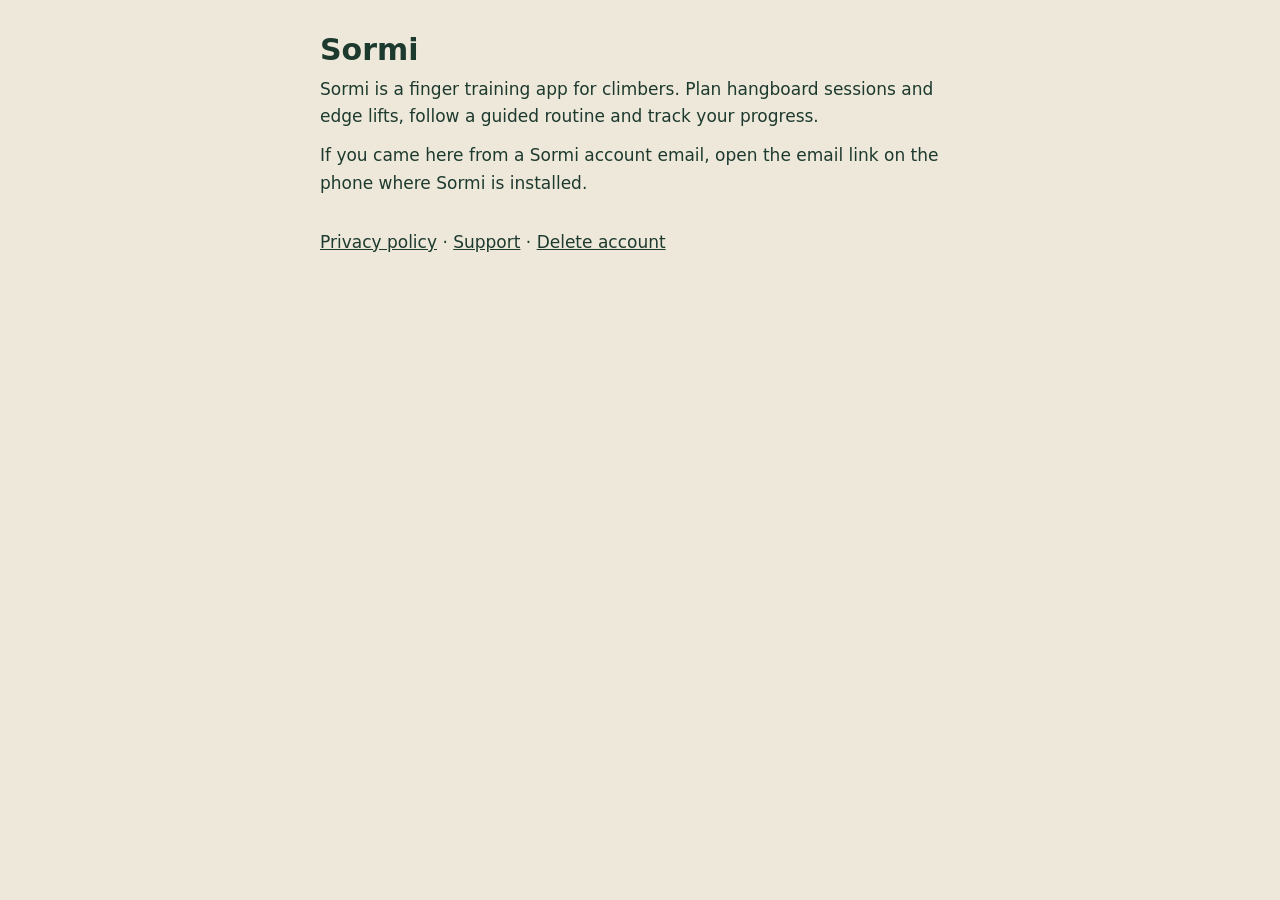
<file: index.html>
<!doctype html>
<html lang="en">
<head>
<meta charset="utf-8">
<meta name="viewport" content="width=device-width, initial-scale=1">
<title>Sormi</title>
<link rel="stylesheet" href="./style.css">
</head>
<body>
<main>
<h1>Sormi</h1>
<p>Sormi is a finger training app for climbers. Plan hangboard sessions and edge lifts, follow a guided routine and track your progress.</p>
<p>If you came here from a Sormi account email, open the email link on the phone where Sormi is installed.</p>
<nav aria-label="Related pages"><a href="./privacy/">Privacy policy</a> · <a href="./support/">Support</a> · <a href="./delete-account/">Delete account</a></nav>
</main>
</body>
</html>
</file>
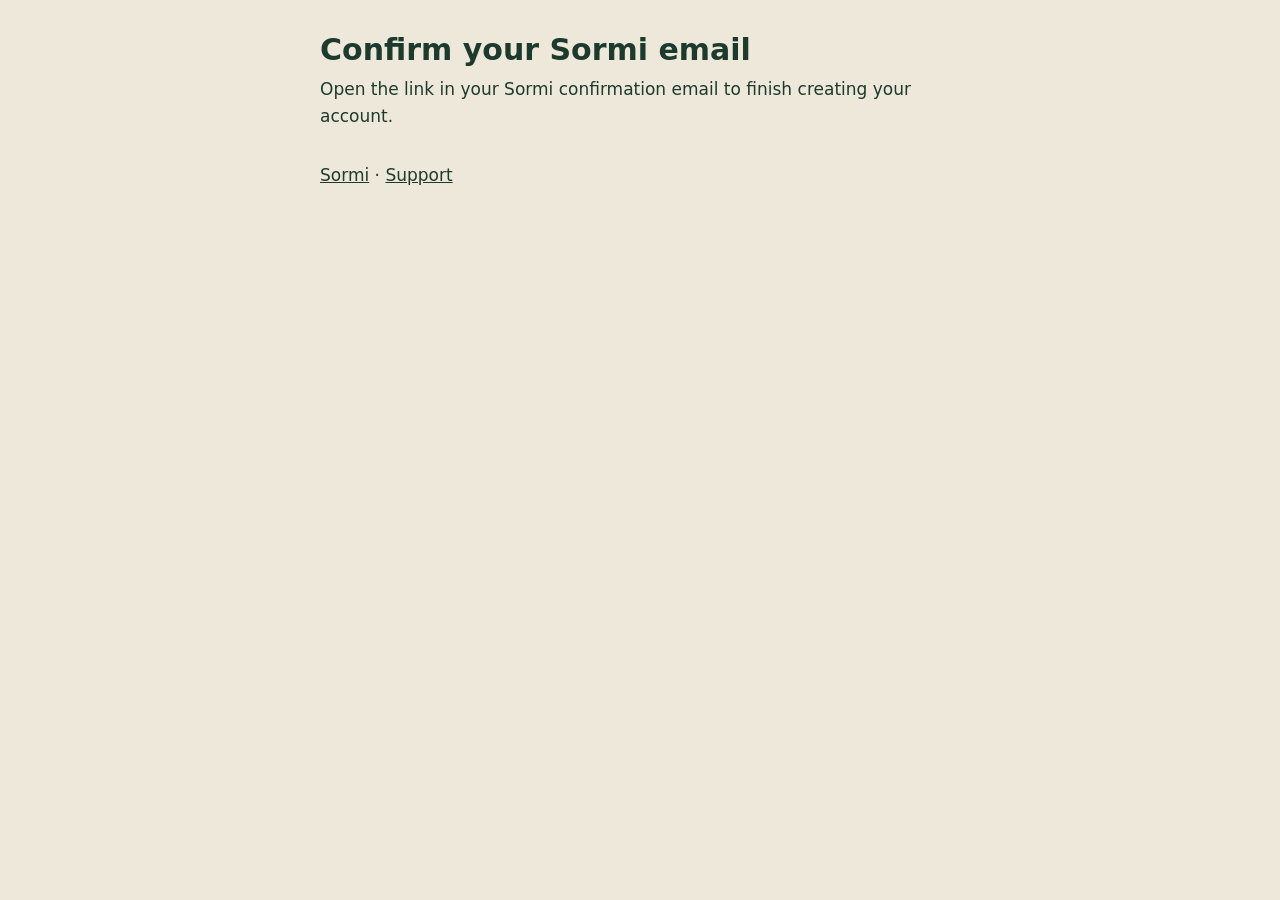
<file: confirm-email/index.html>
<!doctype html>
<html lang="en">
<head>
<meta charset="utf-8">
<meta name="viewport" content="width=device-width, initial-scale=1">
<meta name="referrer" content="no-referrer">
<meta name="robots" content="noindex">
<title>Confirm your Sormi email</title>
<link rel="stylesheet" href="../style.css">
</head>
<body>
<main>
<div id="none"><h1>Confirm your Sormi email</h1><p>Open the link in your Sormi confirmation email to finish creating your account.</p></div>
<div id="ok" hidden><h1>Email confirmed</h1><p>On the phone where Sormi is installed, tap Open Sormi to sign in.</p><a class="button" id="open" href="#">Open Sormi</a><p class="muted">On a computer? Your account is ready. On your phone, open Sormi, go to Profile, choose Continue with email and sign in with your email and password.</p></div>
<div id="expired" hidden><h1>This link has expired</h1><p>Each link works once, for a limited time. In Sormi, create your account again from Continue with email to get a new one.</p></div>
<nav aria-label="Related pages"><a href="../">Sormi</a> · <a href="../support/">Support</a></nav>
</main>
<script>
// Supabase sends the email's link here with the sign-in in the fragment (#access_token=…) or, in
// the PKCE flow, the query (?code=…); a used or expired link brings #error=…. The page hands that
// on to the app's confirm-email route and takes it out of the address bar. The fragment never reaches
// this site's server.
(function () {
  var fragment = location.hash.slice(1);
  var query = location.search.slice(1);
  var params = new URLSearchParams(fragment || query);
  if (fragment || query) history.replaceState(null, '', location.pathname);
  var show = function (id) { document.getElementById(id).hidden = false; document.getElementById('none').hidden = true; };
  if (params.get('error') || params.get('error_code')) return show('expired');
  if (params.get('access_token') || params.get('code')) {
    document.getElementById('open').href = 'sormi://confirm-email' + (fragment ? '#' + fragment : '?' + query);
    return show('ok');
  }
})();
</script>
</body>
</html>
</file>
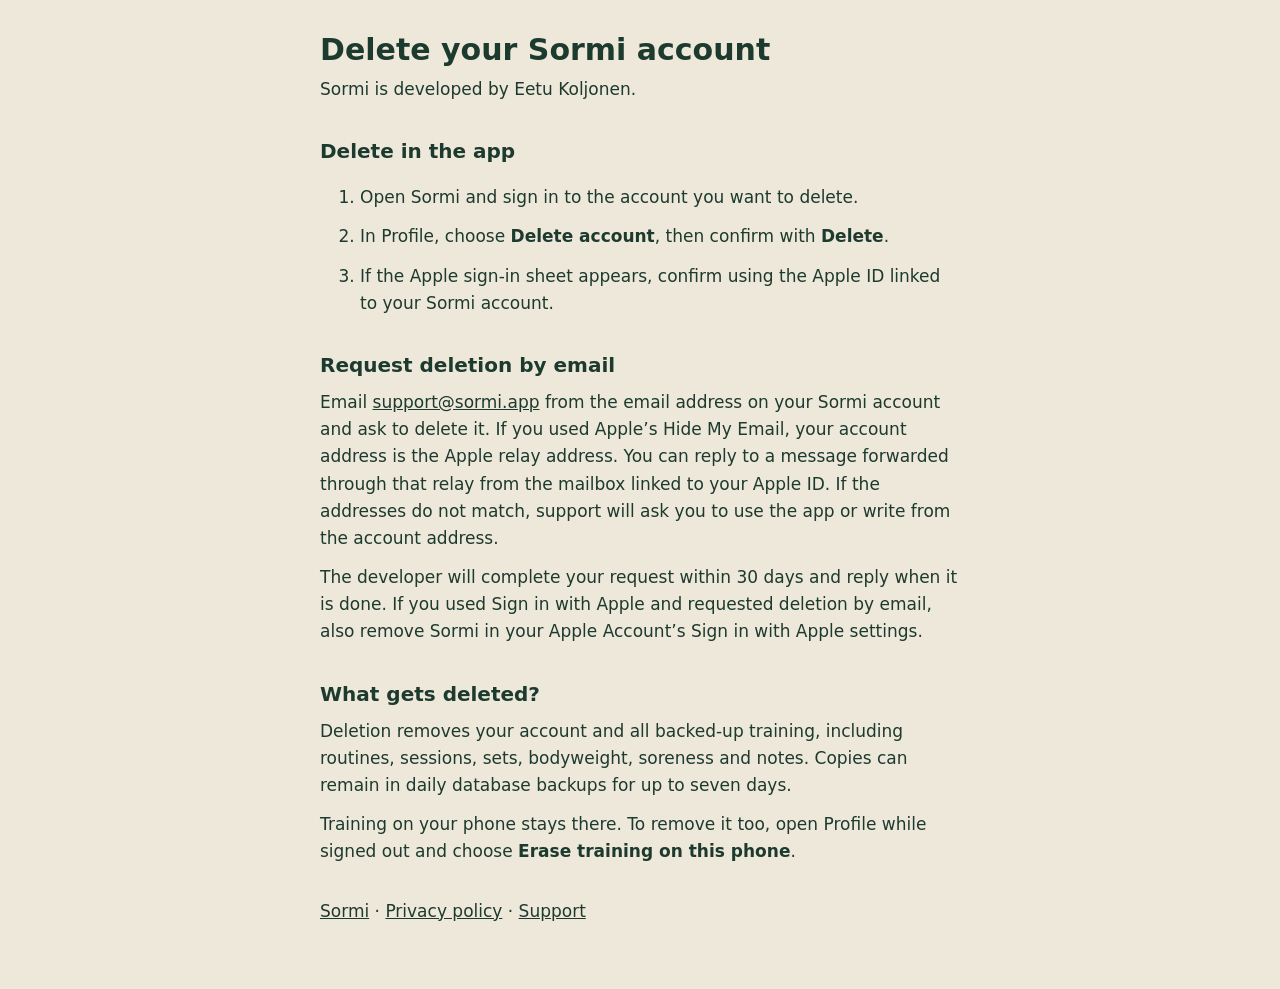
<file: delete-account/index.html>
<!doctype html>
<html lang="en">
<head>
<meta charset="utf-8">
<meta name="viewport" content="width=device-width, initial-scale=1">
<title>Delete your Sormi account</title>
<link rel="stylesheet" href="../style.css">
</head>
<body>
<main>
<h1>Delete your Sormi account</h1>
<p>Sormi is developed by Eetu Koljonen.</p>
<h2>Delete in the app</h2>
<ol><li>Open Sormi and sign in to the account you want to delete.</li><li>In Profile, choose <strong>Delete account</strong>, then confirm with <strong>Delete</strong>.</li><li>If the Apple sign-in sheet appears, confirm using the Apple ID linked to your Sormi account.</li></ol>
<h2>Request deletion by email</h2>
<p>Email <a href="mailto:support@sormi.app">support@sormi.app</a> from the email address on your Sormi account and ask to delete it. If you used Apple’s Hide My Email, your account address is the Apple relay address. You can reply to a message forwarded through that relay from the mailbox linked to your Apple ID. If the addresses do not match, support will ask you to use the app or write from the account address.</p>
<p>The developer will complete your request within 30 days and reply when it is done. If you used Sign in with Apple and requested deletion by email, also remove Sormi in your Apple Account’s Sign in with Apple settings.</p>
<h2>What gets deleted?</h2>
<p>Deletion removes your account and all backed-up training, including routines, sessions, sets, bodyweight, soreness and notes. Copies can remain in daily database backups for up to seven days.</p>
<p>Training on your phone stays there. To remove it too, open Profile while signed out and choose <strong>Erase training on this phone</strong>.</p>
<nav aria-label="Related pages"><a href="../">Sormi</a> · <a href="../privacy/">Privacy policy</a> · <a href="../support/">Support</a></nav>
</main>
</body>
</html>
</file>
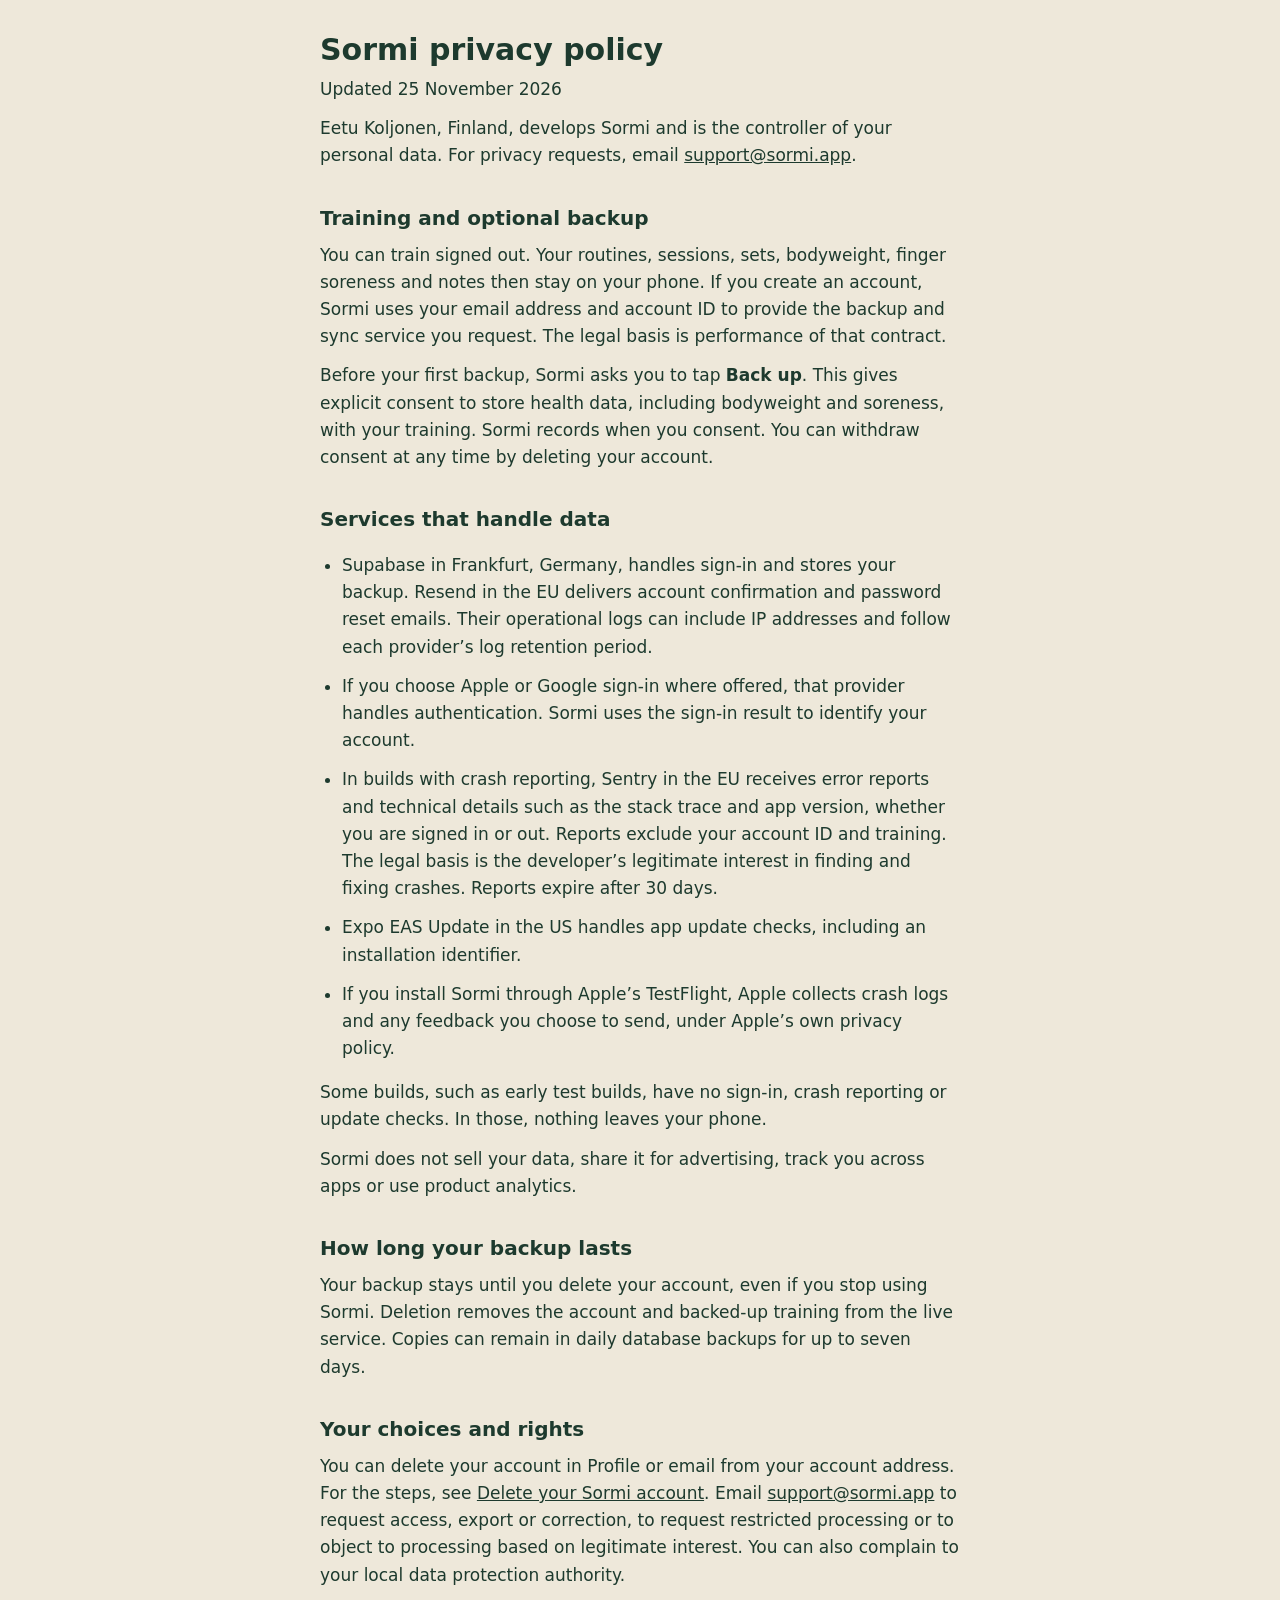
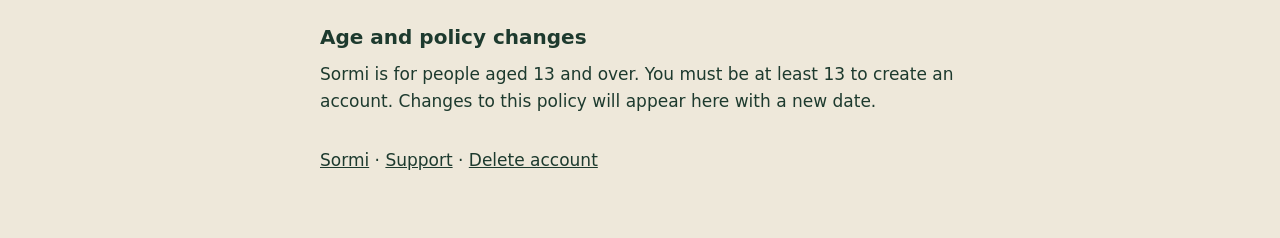
<file: privacy/index.html>
<!doctype html>
<html lang="en">
<head>
<meta charset="utf-8">
<meta name="viewport" content="width=device-width, initial-scale=1">
<title>Sormi privacy policy</title>
<link rel="stylesheet" href="../style.css">
</head>
<body>
<main>
<h1>Sormi privacy policy</h1>
<p>Updated 25 November 2026</p>
<p>Eetu Koljonen, Finland, develops Sormi and is the controller of your personal data. For privacy requests, email <a href="mailto:support@sormi.app">support@sormi.app</a>.</p>
<h2>Training and optional backup</h2>
<p>You can train signed out. Your routines, sessions, sets, bodyweight, finger soreness and notes then stay on your phone. If you create an account, Sormi uses your email address and account ID to provide the backup and sync service you request. The legal basis is performance of that contract.</p>
<p>Before your first backup, Sormi asks you to tap <strong>Back up</strong>. This gives explicit consent to store health data, including bodyweight and soreness, with your training. Sormi records when you consent. You can withdraw consent at any time by deleting your account.</p>
<h2>Services that handle data</h2>
<ul>
<li>Supabase in Frankfurt, Germany, handles sign-in and stores your backup. Resend in the EU delivers account confirmation and password reset emails. Their operational logs can include IP addresses and follow each provider’s log retention period.</li>
<li>If you choose Apple or Google sign-in where offered, that provider handles authentication. Sormi uses the sign-in result to identify your account.</li>
<li>In builds with crash reporting, Sentry in the EU receives error reports and technical details such as the stack trace and app version, whether you are signed in or out. Reports exclude your account ID and training. The legal basis is the developer’s legitimate interest in finding and fixing crashes. Reports expire after 30 days.</li>
<li>Expo EAS Update in the US handles app update checks, including an installation identifier.</li>
<li>If you install Sormi through Apple’s TestFlight, Apple collects crash logs and any feedback you choose to send, under Apple’s own privacy policy.</li>
</ul>
<p>Some builds, such as early test builds, have no sign-in, crash reporting or update checks. In those, nothing leaves your phone.</p>
<p>Sormi does not sell your data, share it for advertising, track you across apps or use product analytics.</p>
<h2>How long your backup lasts</h2>
<p>Your backup stays until you delete your account, even if you stop using Sormi. Deletion removes the account and backed-up training from the live service. Copies can remain in daily database backups for up to seven days.</p>
<h2>Your choices and rights</h2>
<p>You can delete your account in Profile or email from your account address. For the steps, see <a href="../delete-account/">Delete your Sormi account</a>. Email <a href="mailto:support@sormi.app">support@sormi.app</a> to request access, export or correction, to request restricted processing or to object to processing based on legitimate interest. You can also complain to your local data protection authority.</p>
<h2>Age and policy changes</h2>
<p>Sormi is for people aged 13 and over. You must be at least 13 to create an account. Changes to this policy will appear here with a new date.</p>
<nav aria-label="Related pages"><a href="../">Sormi</a> · <a href="../support/">Support</a> · <a href="../delete-account/">Delete account</a></nav>
</main>
</body>
</html>
</file>
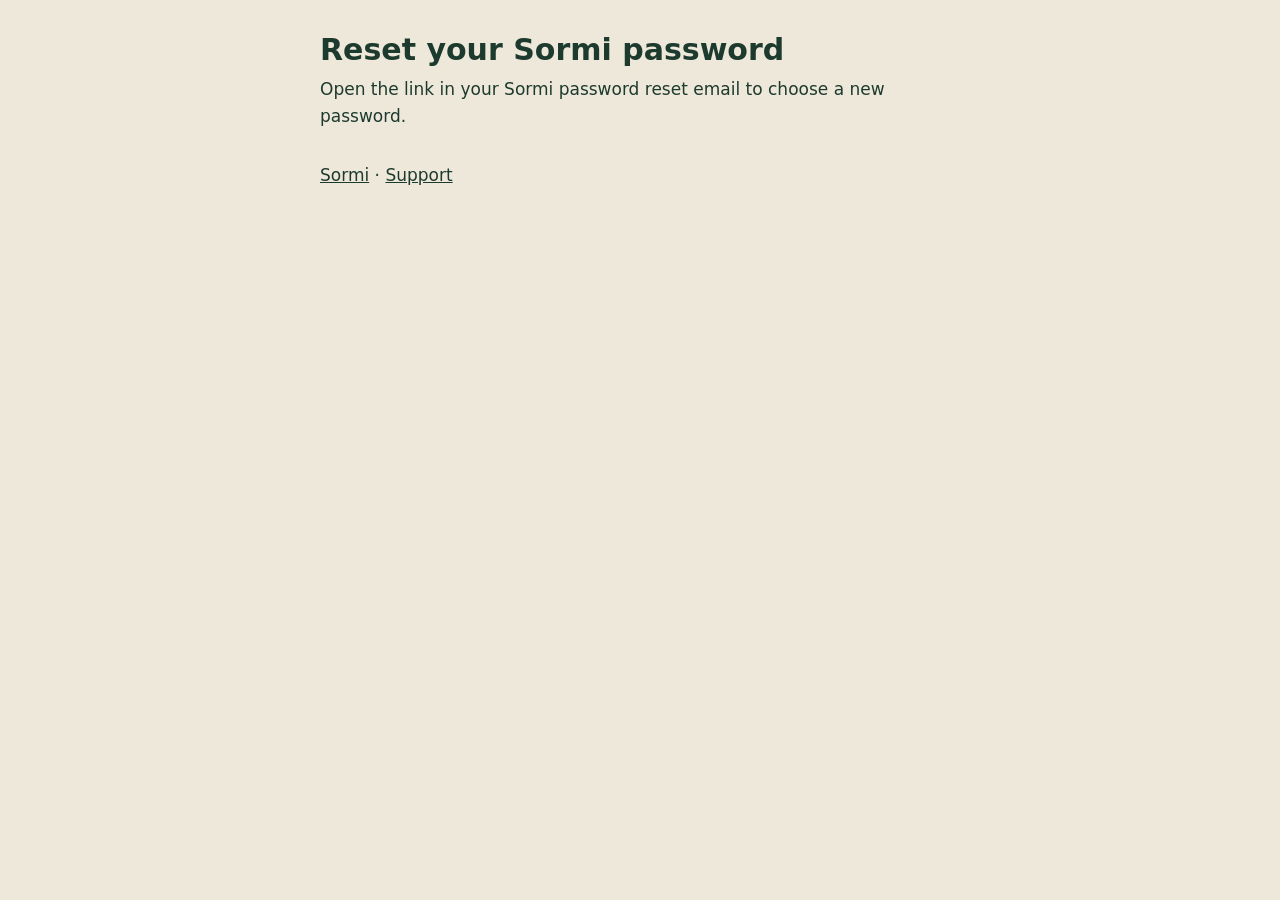
<file: reset-password/index.html>
<!doctype html>
<html lang="en">
<head>
<meta charset="utf-8">
<meta name="viewport" content="width=device-width, initial-scale=1">
<meta name="referrer" content="no-referrer">
<meta name="robots" content="noindex">
<title>Reset your Sormi password</title>
<link rel="stylesheet" href="../style.css">
</head>
<body>
<main>
<div id="none"><h1>Reset your Sormi password</h1><p>Open the link in your Sormi password reset email to choose a new password.</p></div>
<div id="ok" hidden><h1>Choose a new password in Sormi</h1><p>On the phone where Sormi is installed, tap Open Sormi to set your new password.</p><a class="button" id="open" href="#">Open Sormi</a><p class="muted">On a computer? Passwords are changed in the app. Open the reset email on your phone instead.</p></div>
<div id="expired" hidden><h1>This link has expired</h1><p>Each link works once, for a limited time. In Sormi, ask for a new one from Continue with email and Forgot password?.</p></div>
<nav aria-label="Related pages"><a href="../">Sormi</a> · <a href="../support/">Support</a></nav>
</main>
<script>
// Supabase sends the email's link here with the sign-in in the fragment (#access_token=…) or, in
// the PKCE flow, the query (?code=…); a used or expired link brings #error=…. The page hands that
// on to the app's reset-password route and takes it out of the address bar. The fragment never reaches
// this site's server.
(function () {
  var fragment = location.hash.slice(1);
  var query = location.search.slice(1);
  var params = new URLSearchParams(fragment || query);
  if (fragment || query) history.replaceState(null, '', location.pathname);
  var show = function (id) { document.getElementById(id).hidden = false; document.getElementById('none').hidden = true; };
  if (params.get('error') || params.get('error_code')) return show('expired');
  if (params.get('access_token') || params.get('code')) {
    document.getElementById('open').href = 'sormi://reset-password' + (fragment ? '#' + fragment : '?' + query);
    return show('ok');
  }
})();
</script>
</body>
</html>
</file>
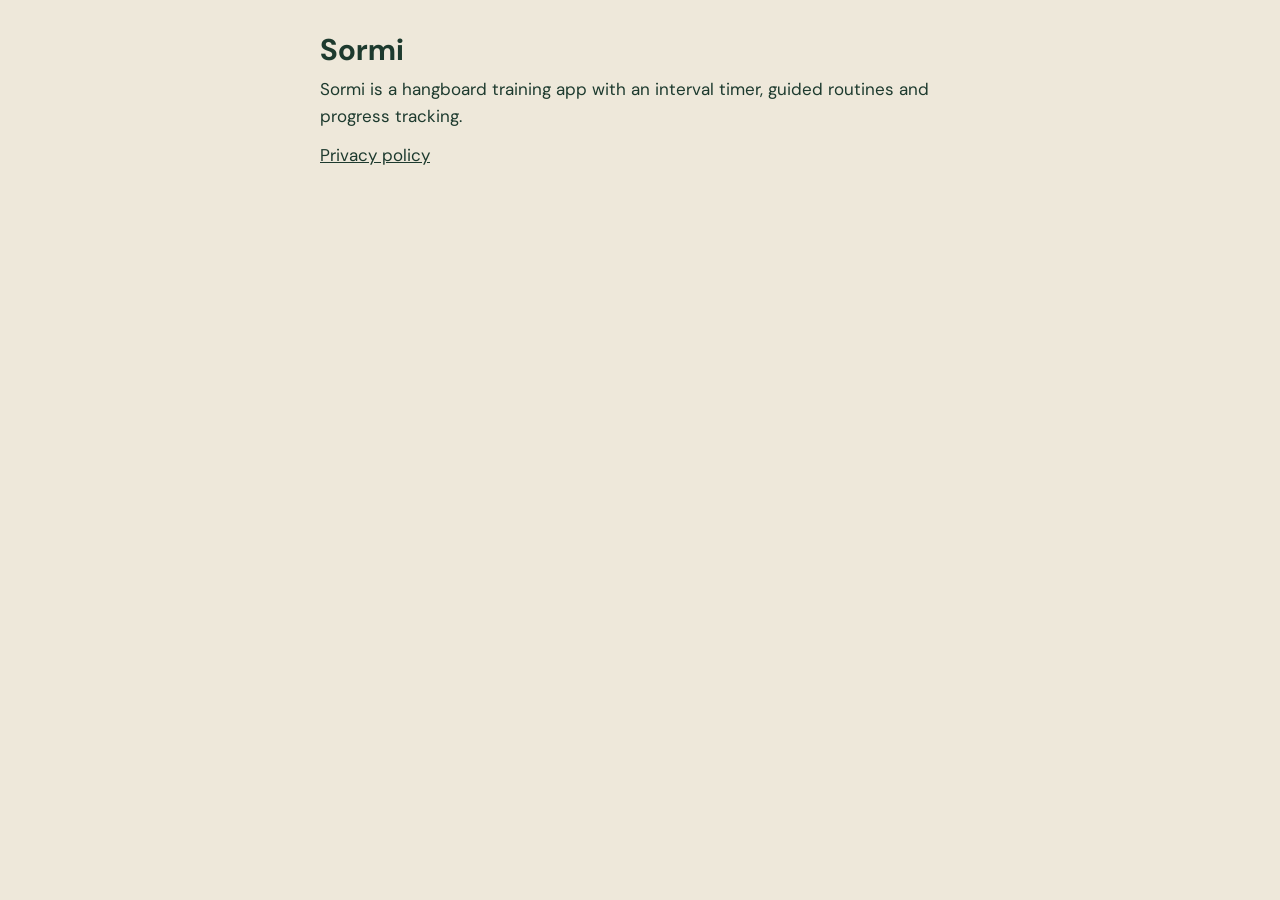
<file: site/index.html>
<!doctype html>
<html lang="en">
<head>
<meta charset="utf-8">
<meta name="viewport" content="width=device-width, initial-scale=1">
<title>Sormi</title>
<link rel="preconnect" href="https://fonts.googleapis.com">
<link href="https://fonts.googleapis.com/css2?family=DM+Sans:wght@400;700&display=swap" rel="stylesheet">
<style>
body{margin:0;background:#EEE8DA;color:#1D3A2E;font-family:"DM Sans",system-ui,-apple-system,sans-serif;line-height:1.6;font-size:17px}
main{max-width:640px;margin:0 auto;padding:32px 20px 64px}
h1{font-size:30px;line-height:1.2;margin:0 0 8px}
h2{font-size:20px;margin:32px 0 8px}
p,li{margin:0 0 12px}
ul{padding-left:22px}
a{color:#1D3A2E;text-decoration:underline}
.muted{color:#4E5E54}
</style>
</head>
<body>
<main>
<h1>Sormi</h1>
<p>Sormi is a hangboard training app with an interval timer, guided routines and progress tracking.</p>
<p><a href="privacy.html">Privacy policy</a></p>
</main>
</body>
</html>
</file>
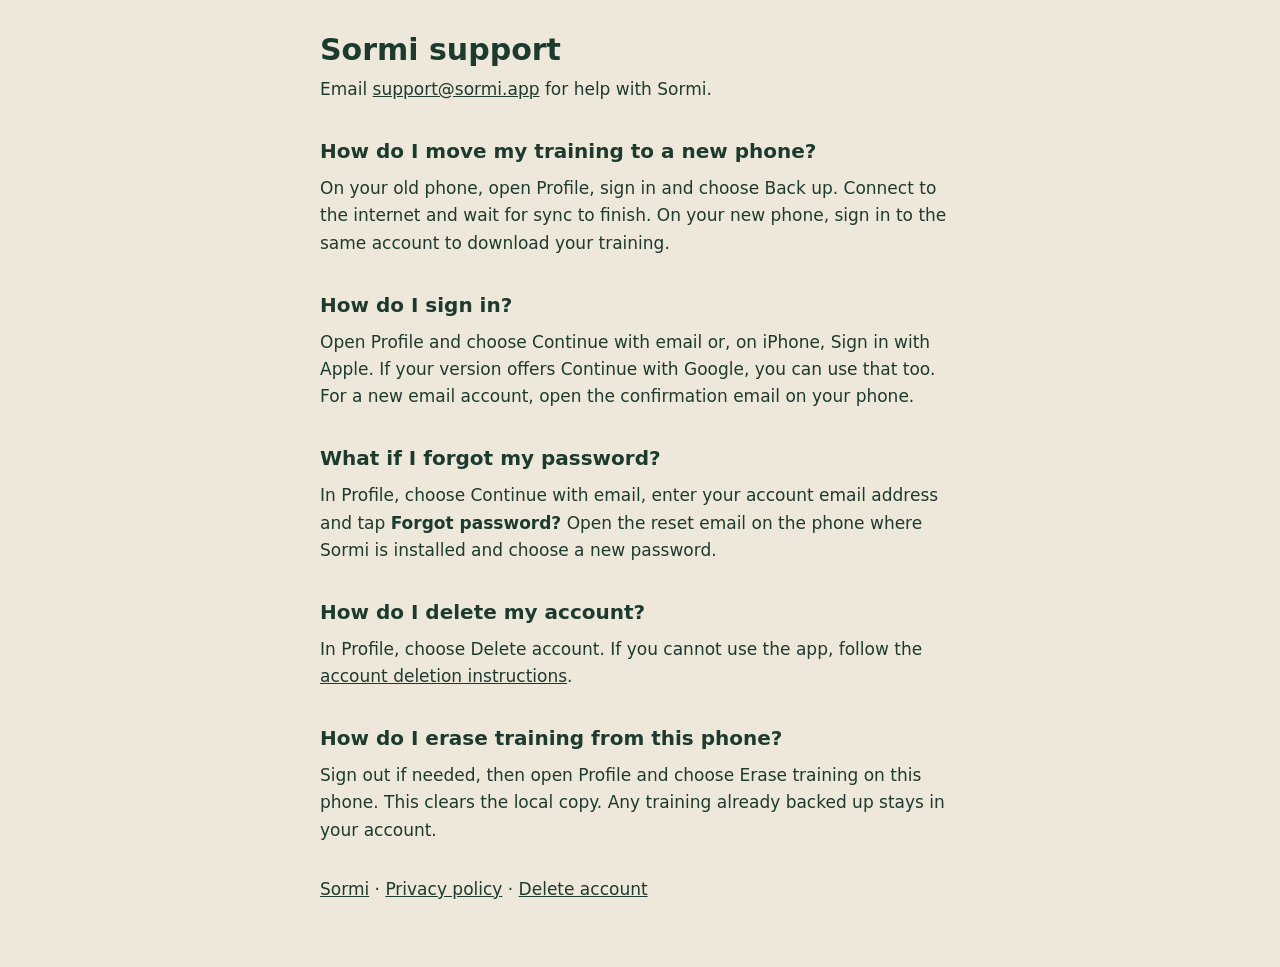
<file: support/index.html>
<!doctype html>
<html lang="en">
<head>
<meta charset="utf-8">
<meta name="viewport" content="width=device-width, initial-scale=1">
<title>Sormi support</title>
<link rel="stylesheet" href="../style.css">
</head>
<body>
<main>
<h1>Sormi support</h1>
<p>Email <a href="mailto:support@sormi.app">support@sormi.app</a> for help with Sormi.</p>
<h2>How do I move my training to a new phone?</h2>
<p>On your old phone, open Profile, sign in and choose Back up. Connect to the internet and wait for sync to finish. On your new phone, sign in to the same account to download your training.</p>
<h2>How do I sign in?</h2>
<p>Open Profile and choose Continue with email or, on iPhone, Sign in with Apple. If your version offers Continue with Google, you can use that too. For a new email account, open the confirmation email on your phone.</p>
<h2>What if I forgot my password?</h2>
<p>In Profile, choose Continue with email, enter your account email address and tap <strong>Forgot password?</strong> Open the reset email on the phone where Sormi is installed and choose a new password.</p>
<h2>How do I delete my account?</h2>
<p>In Profile, choose Delete account. If you cannot use the app, follow the <a href="../delete-account/">account deletion instructions</a>.</p>
<h2>How do I erase training from this phone?</h2>
<p>Sign out if needed, then open Profile and choose Erase training on this phone. This clears the local copy. Any training already backed up stays in your account.</p>
<nav aria-label="Related pages"><a href="../">Sormi</a> · <a href="../privacy/">Privacy policy</a> · <a href="../delete-account/">Delete account</a></nav>
</main>
</body>
</html>
</file>
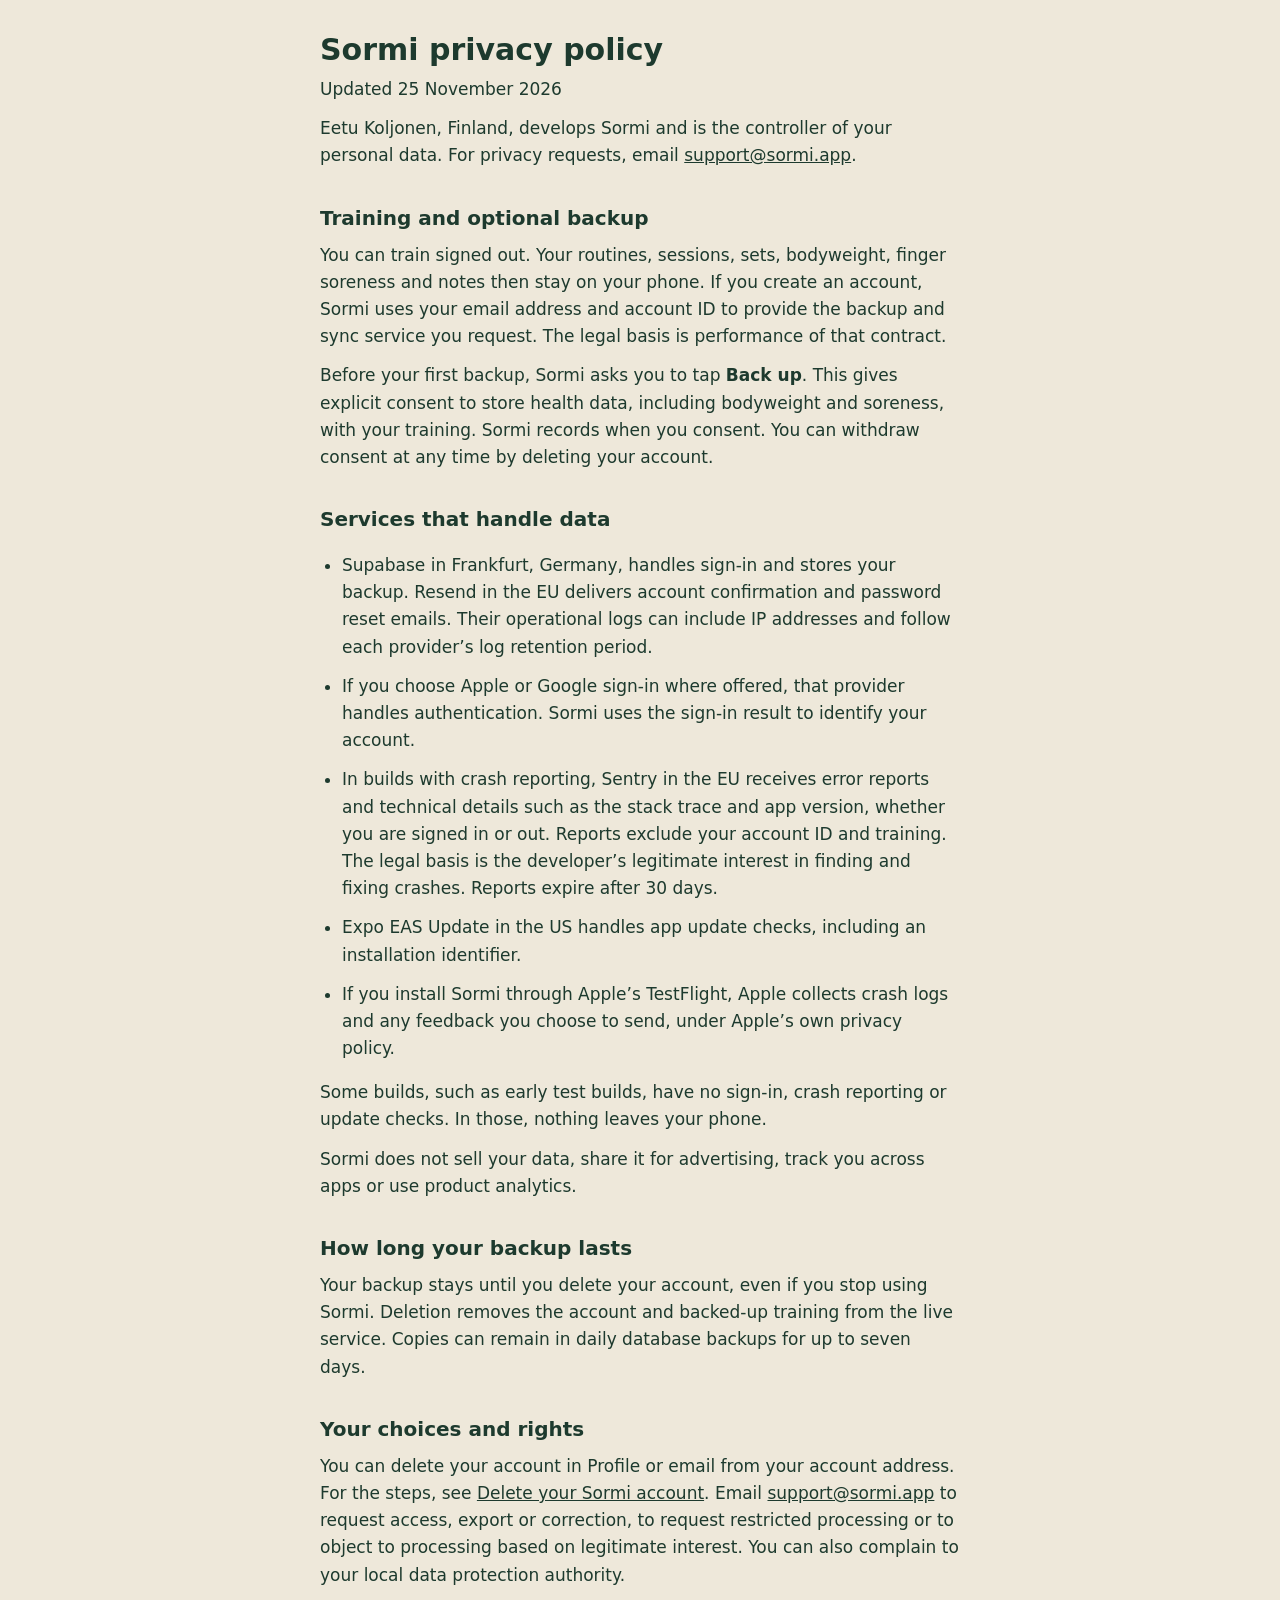
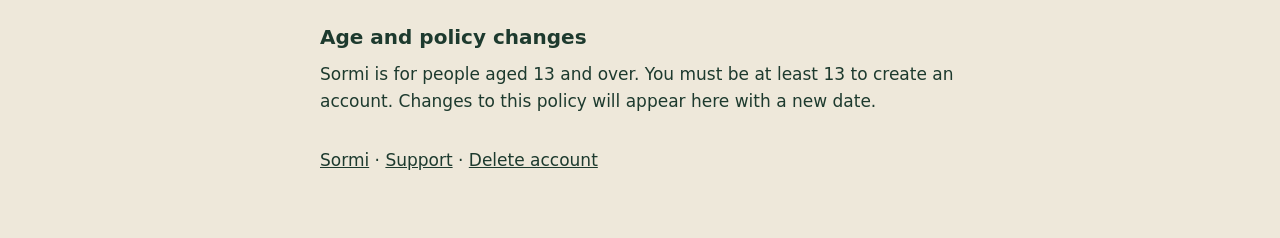
<file: privacy.html>
<!doctype html>
<html lang="en">
<head>
<meta charset="utf-8">
<meta name="viewport" content="width=device-width, initial-scale=1">
<meta http-equiv="refresh" content="0; url=privacy/">
<title>Sormi privacy policy</title>
</head>
<body><p><a href="privacy/">Read the Sormi privacy policy</a></p></body>
</html>
</file>
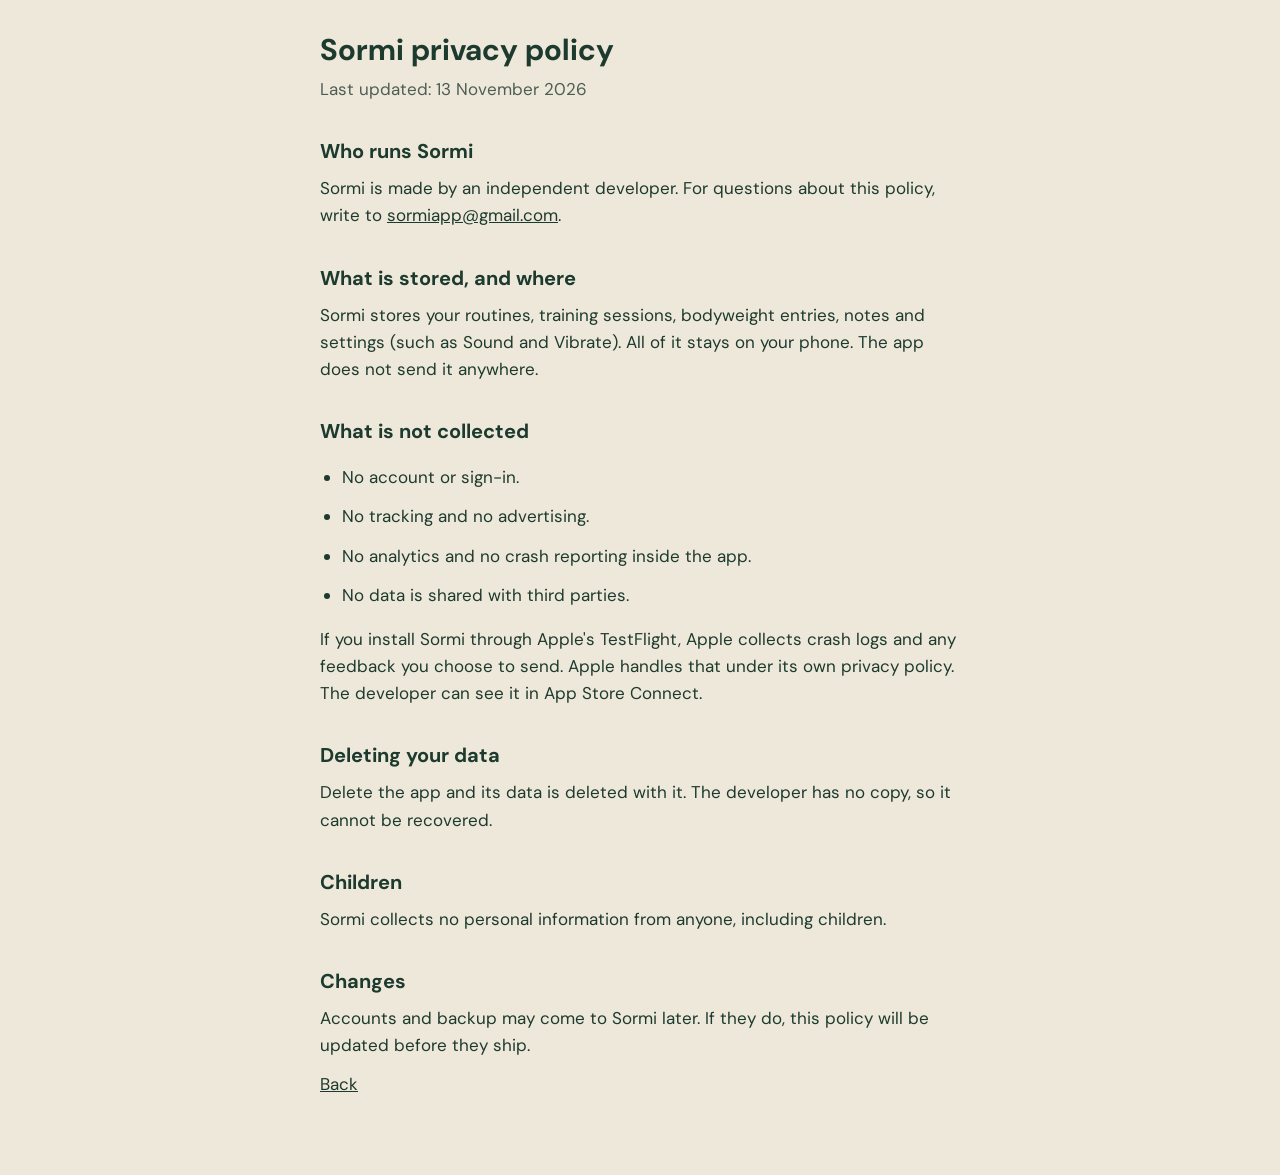
<file: site/privacy.html>
<!doctype html>
<html lang="en">
<head>
<meta charset="utf-8">
<meta name="viewport" content="width=device-width, initial-scale=1">
<title>Sormi privacy policy</title>
<link rel="preconnect" href="https://fonts.googleapis.com">
<link href="https://fonts.googleapis.com/css2?family=DM+Sans:wght@400;700&display=swap" rel="stylesheet">
<style>
body{margin:0;background:#EEE8DA;color:#1D3A2E;font-family:"DM Sans",system-ui,-apple-system,sans-serif;line-height:1.6;font-size:17px}
main{max-width:640px;margin:0 auto;padding:32px 20px 64px}
h1{font-size:30px;line-height:1.2;margin:0 0 8px}
h2{font-size:20px;margin:32px 0 8px}
p,li{margin:0 0 12px}
ul{padding-left:22px}
a{color:#1D3A2E;text-decoration:underline}
.muted{color:#4E5E54}
</style>
</head>
<body>
<main>
<h1>Sormi privacy policy</h1>
<p class="muted">Last updated: 13 November 2026</p>

<h2>Who runs Sormi</h2>
<p>Sormi is made by an independent developer. For questions about this policy, write to <a href="mailto:sormiapp@gmail.com">sormiapp@gmail.com</a>.</p>

<h2>What is stored, and where</h2>
<p>Sormi stores your routines, training sessions, bodyweight entries, notes and settings (such as Sound and Vibrate). All of it stays on your phone. The app does not send it anywhere.</p>

<h2>What is not collected</h2>
<ul>
<li>No account or sign-in.</li>
<li>No tracking and no advertising.</li>
<li>No analytics and no crash reporting inside the app.</li>
<li>No data is shared with third parties.</li>
</ul>
<p>If you install Sormi through Apple's TestFlight, Apple collects crash logs and any feedback you choose to send. Apple handles that under its own privacy policy. The developer can see it in App Store Connect.</p>

<h2>Deleting your data</h2>
<p>Delete the app and its data is deleted with it. The developer has no copy, so it cannot be recovered.</p>

<h2>Children</h2>
<p>Sormi collects no personal information from anyone, including children.</p>

<h2>Changes</h2>
<p>Accounts and backup may come to Sormi later. If they do, this policy will be updated before they ship.</p>

<p><a href="index.html">Back</a></p>
</main>
</body>
</html>
</file>
<file: style.css>
body{margin:0;background:#EEE8DA;color:#1D3A2E;font-family:"DM Sans",system-ui,-apple-system,sans-serif;line-height:1.6;font-size:17px}
main{max-width:640px;margin:0 auto;padding:32px 20px 64px}
h1{font-size:30px;line-height:1.2;margin:0 0 8px}
h2{font-size:20px;margin:32px 0 8px}
p,li{margin:0 0 12px}
ul{padding-left:22px}
a{color:#1D3A2E;text-decoration:underline}
.muted{color:#4E5E54}
nav { margin-top: 2rem; }
.button{display:inline-block;background:#1D3A2E;color:#F4EFE3;text-decoration:none;font-weight:700;padding:14px 22px;border-radius:12px;margin:8px 0 20px}
.button:focus-visible{outline:3px solid #B5701F;outline-offset:2px}
[hidden]{display:none!important}
</file>
